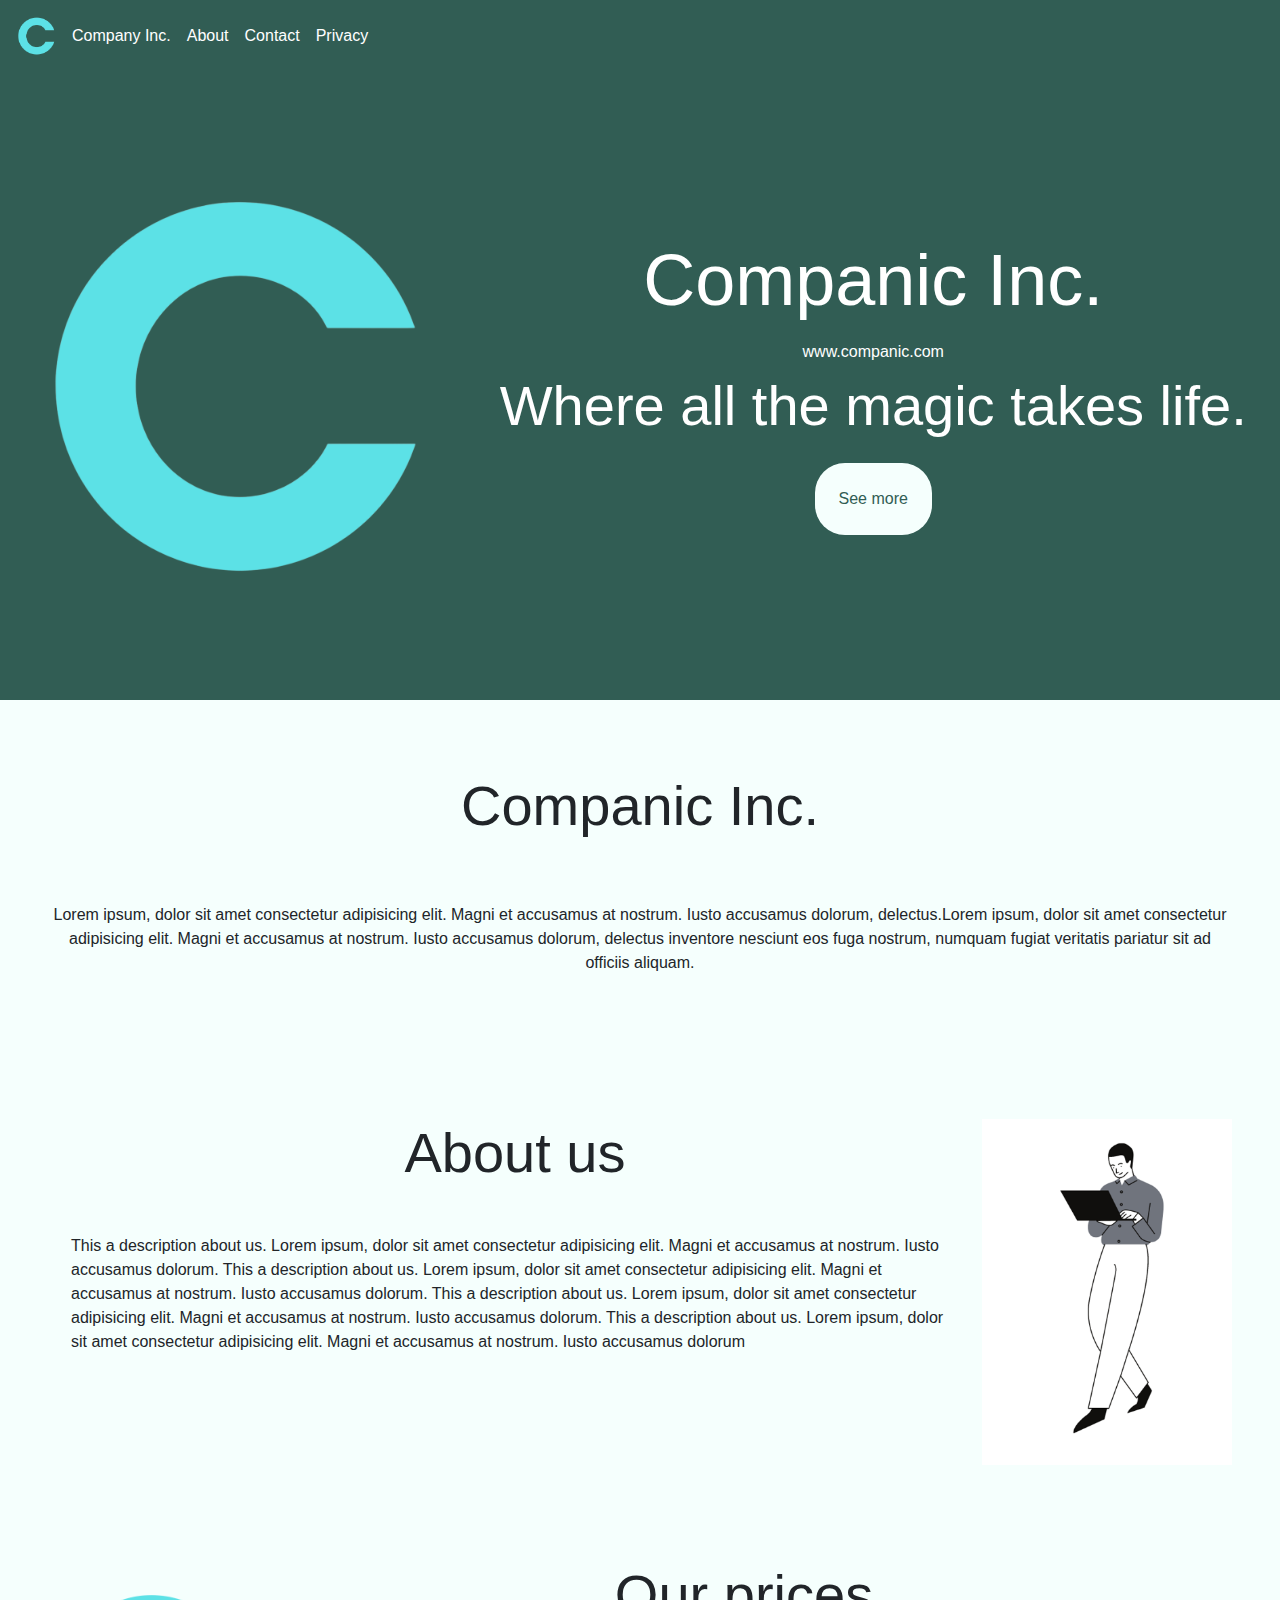
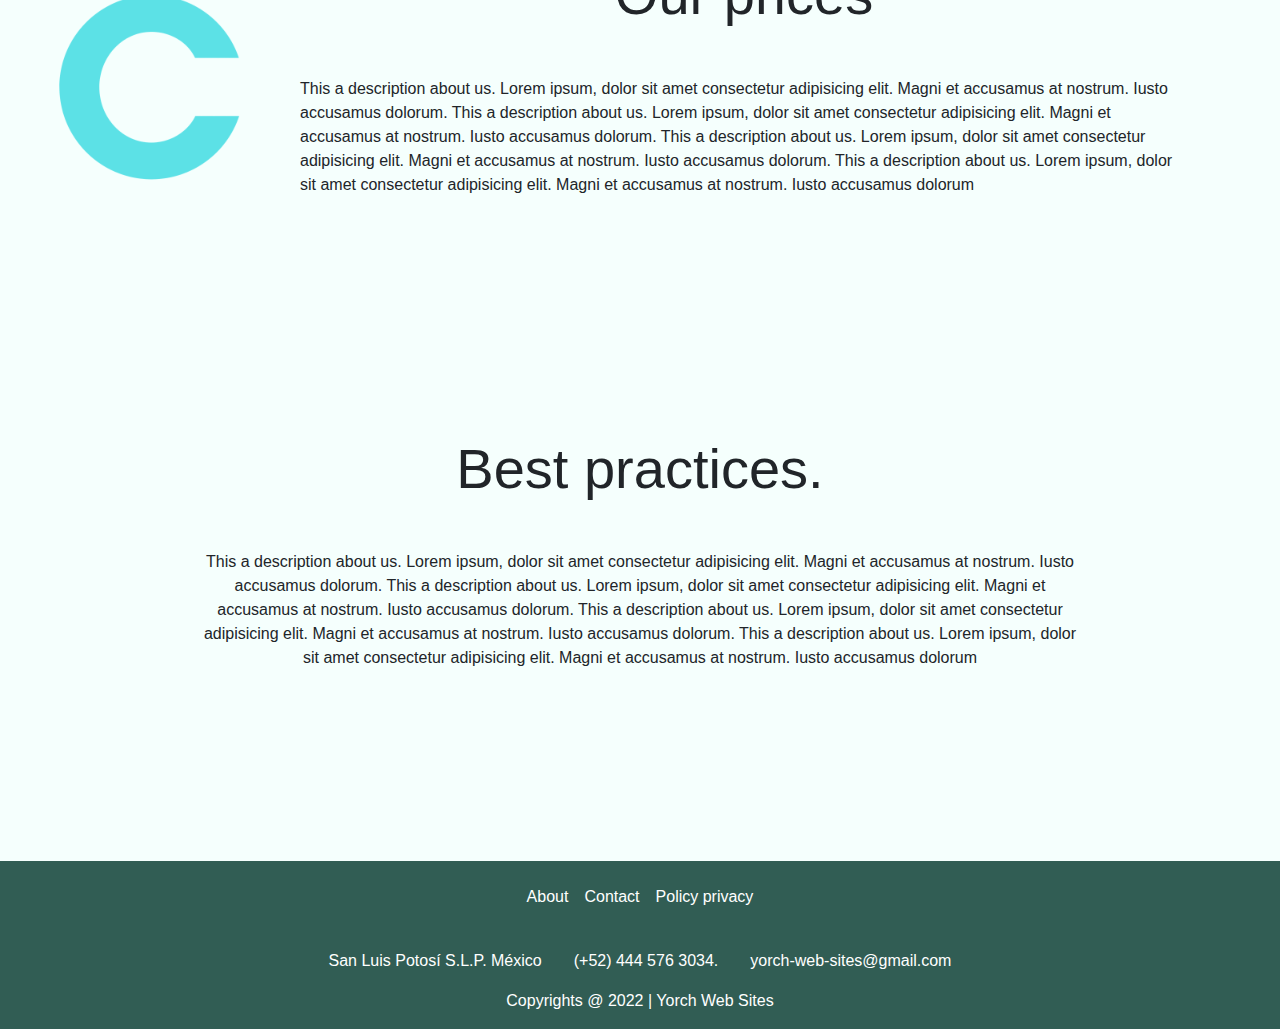
<file: index.html>
<!DOCTYPE html>
<html lang="en">

    <head>
        <meta charset="UTF-8">
        <meta http-equiv="X-UA-Compatible" content="IE=edge">
        <meta name="viewport" content="width=device-width, initial-scale=1.0">
        <link rel="stylesheet" href="style.css">
        <link rel="stylesheet" href="https://use.fontawesome.com/releases/v5.15.4/css/all.css" integrity="sha384-DyZ88mC6Up2uqS4h/KRgHuoeGwBcD4Ng9SiP4dIRy0EXTlnuz47vAwmeGwVChigm" crossorigin="anonymous">
        <link rel="stylesheet" href="https://cdn.jsdelivr.net/npm/bootstrap@4.0.0/dist/css/bootstrap.min.css" integrity="sha384-Gn5384xqQ1aoWXA+058RXPxPg6fy4IWvTNh0E263XmFcJlSAwiGgFAW/dAiS6JXm" crossorigin="anonymous">
        <title>Home | Company Inc.</title>
    </head>

    <body>

        <header class="d-flex flex-column headerIndex background_header_index">
            <nav class="d-flex flex-row justify-content-between pt-3 background_header_index nav_bar_menu">
                <ul class="d-flex flex-row">
                    <li class="d-flex pl-2 pr-2 background_header_index">
                        <img src="media/C.png"  class="mt-auto mb-auto ml-2 background_header_index" alt="Company Logo." width="40px" >
                    </li>
                    <li class="d-flex pl-2 pr-2 background_header_index ">
                        <a href="index.html" class="mt-auto mb-auto linkNavMenu">Company Inc.</a>
                    </li>
                    <li class="d-flex pl-2 pr-2 background_header_index">
                        <a href="pages/about.html" class="mt-auto mb-auto linkNavMenu">About</a>
                    </li>
                    <li class="d-flex pl-2 pr-2 background_header_index">
                        <a href="pages/contact.html" class="mt-auto mb-auto linkNavMenu">Contact</a>
                    </li>
                    <li class="d-flex pl-2 pr-2 background_header_index">
                        <a href="pages/privacy.html" class="mt-auto mb-auto linkNavMenu">Privacy</a>
                    </li>
                </ul>
                <ul class="d-flex flex-row background_header_index">
                    <li class="d-flex ml-2 mr-4 background_header_index">    
                        <a href="#" class="mt-auto mb-auto"><i class="fab fa-github icon background_header_index"></i></a>
                    </li>
                    <li class="d-flex ml-4 mr-4 background_header_index">
                        <a href="#" class="mt-auto mb-auto"><i class="fab fa-facebook icon background_header_index"></i></a>
                    </li>
                    <li class="d-flex ml-4 mr-4 background_header_index">
                        <a href="#" class="mt-auto mb-auto"><i class="fab fa-google icon background_header_index"></i></a>
                    </li>
                </ul>
            </nav>
            <div class="d-flex flex-row justify-content-around background_header_index h-100">
                <div class="background_header_index mt-auto mb-auto">
                    <img src="media/C.png" alt="Company logo" class="background_header_index" width="400px">
                </div>
                <div class="background_header_index mt-auto mb-auto d-flex flex-column">
                    <h2 class="background_header_index display-3 text-center mr-auto ml-auto">Companic Inc.</h2>
                    <p class="mr-auto ml-auto text-center background_header_index mt-2 mb-2">
                        www.companic.com
                    </p>
                    <p class="background_header_index text-center mr-auto ml-auto display-4">
                        Where all the magic takes life.
                    </p>
                    <div class="background_header_index mr-auto ml-auto">
                        <button id="seeMoreButton" class="p-4 mt-2">
                            See more
                        </button>
                    </div>
                </div>
            </div>
        </header>

        <section class="d-flex flex-column company_about"> <br>
            <h2 class="mt-5 mb-2 text-center display-4">Companic Inc.</h2>
            <p class="mt-2 mb-5 text-center p-5">
                Lorem ipsum, dolor sit amet consectetur adipisicing elit. Magni et accusamus at nostrum. 
                Iusto accusamus dolorum, delectus.Lorem ipsum, dolor sit amet consectetur adipisicing elit. Magni et accusamus at nostrum. 
                Iusto accusamus dolorum, delectus inventore nesciunt eos fuga nostrum, numquam fugiat 
                veritatis pariatur sit ad officiis aliquam.
            </p>
        </section>
    
        <section class="d-flex flex-row p-5">
            <div class="d-flex flex-column mr-5 w-75 mr-auto ml-auto">
                <h3 class="text-center mb-5 display-4">About us</h3>
                <p>
                    This a description about us. Lorem ipsum, dolor sit amet consectetur adipisicing elit. Magni et accusamus at nostrum. 
                    Iusto accusamus dolorum. This a description about us. Lorem ipsum, dolor sit amet consectetur adipisicing elit. Magni et accusamus at nostrum. 
                    Iusto accusamus dolorum.
                    This a description about us. Lorem ipsum, dolor sit amet consectetur adipisicing elit. Magni et accusamus at nostrum. 
                    Iusto accusamus dolorum. This a description about us. Lorem ipsum, dolor sit amet consectetur adipisicing elit. Magni et accusamus at nostrum. 
                    Iusto accusamus dolorum
                </p>
            </div>
            <div class="mt-auto mb-auto">
                <img src="media/man.PNG" alt="Company man" width="250px">
            </div>
        </section>

        <section class="d-flex flex-row p-5">
            <div class="mt-auto mb-auto mr-2">
                <img src="media/C.png" alt="Company man" width="200px">
            </div>
            <div class="d-flex flex-column mr-5 w-75 mr-auto ml-auto">
                <h3 class="text-center mb-5 display-4">Our prices</h3>
                <p>
                    This a description about us. Lorem ipsum, dolor sit amet consectetur adipisicing elit. Magni et accusamus at nostrum. 
                    Iusto accusamus dolorum. This a description about us. Lorem ipsum, dolor sit amet consectetur adipisicing elit. Magni et accusamus at nostrum. 
                    Iusto accusamus dolorum.
                    This a description about us. Lorem ipsum, dolor sit amet consectetur adipisicing elit. Magni et accusamus at nostrum. 
                    Iusto accusamus dolorum. This a description about us. Lorem ipsum, dolor sit amet consectetur adipisicing elit. Magni et accusamus at nostrum. 
                    Iusto accusamus dolorum
                </p>
            </div>
        </section>

        <section class="d-flex flex-row p-5" style="height: 600px;">
            <div class="d-flex flex-column mr-5 w-75 m-auto">
                <h3 class="text-center mb-5 display-4">Best practices.</h3>
                <p class="text-center">
                    This a description about us. Lorem ipsum, dolor sit amet consectetur adipisicing elit. Magni et accusamus at nostrum. 
                    Iusto accusamus dolorum. This a description about us. Lorem ipsum, dolor sit amet consectetur adipisicing elit. Magni et accusamus at nostrum. 
                    Iusto accusamus dolorum.
                    This a description about us. Lorem ipsum, dolor sit amet consectetur adipisicing elit. Magni et accusamus at nostrum. 
                    Iusto accusamus dolorum. This a description about us. Lorem ipsum, dolor sit amet consectetur adipisicing elit. Magni et accusamus at nostrum. 
                    Iusto accusamus dolorum
                </p>
            </div>
        </section>

        <footer class="d-flex flex-column background_header_index">
            <div class="mt-4 mb-2 background_header_index">
                <ul class="d-flex flex-row justify-content-center background_header_index">
                    <li class="d-flex ml-2 mr-2">
                        <a href="pages/about.html" class="mt-auto mb-auto linkNavMenu background_header_index">About</a>
                    </li>
                    <li class="d-flex ml-2 mr-2">
                        <a href="pages/contact.html" class="mt-auto mb-auto linkNavMenu background_header_index">Contact</a>
                    </li>
                    <li class="d-flex ml-2 mr-2">
                        <a href="pages/privacy.html" class="mt-auto mb-auto linkNavMenu background_header_index">Policy privacy</a>
                    </li>
                </ul>
            </div>
            <div class="d-flex flex-row justify-content-center background_header_index">
                <p class="m-3 background_header_index">
                    San Luis Potosí S.L.P. México
                </p>
                <p class="m-3 background_header_index">
                    (+52) 444 576 3034.
                </p>
                <p class="m-3 background_header_index">
                    yorch-web-sites@gmail.com
                </p>
            </div>
            <div class="d-flex justify-content-center background_header_index">
                <p class="background_header_index">
                    Copyrights @ 2022 | Yorch Web Sites
                </p>
            </div>
        </footer>

        <script src="main.js"></script>
    </body>
</html>
</file>
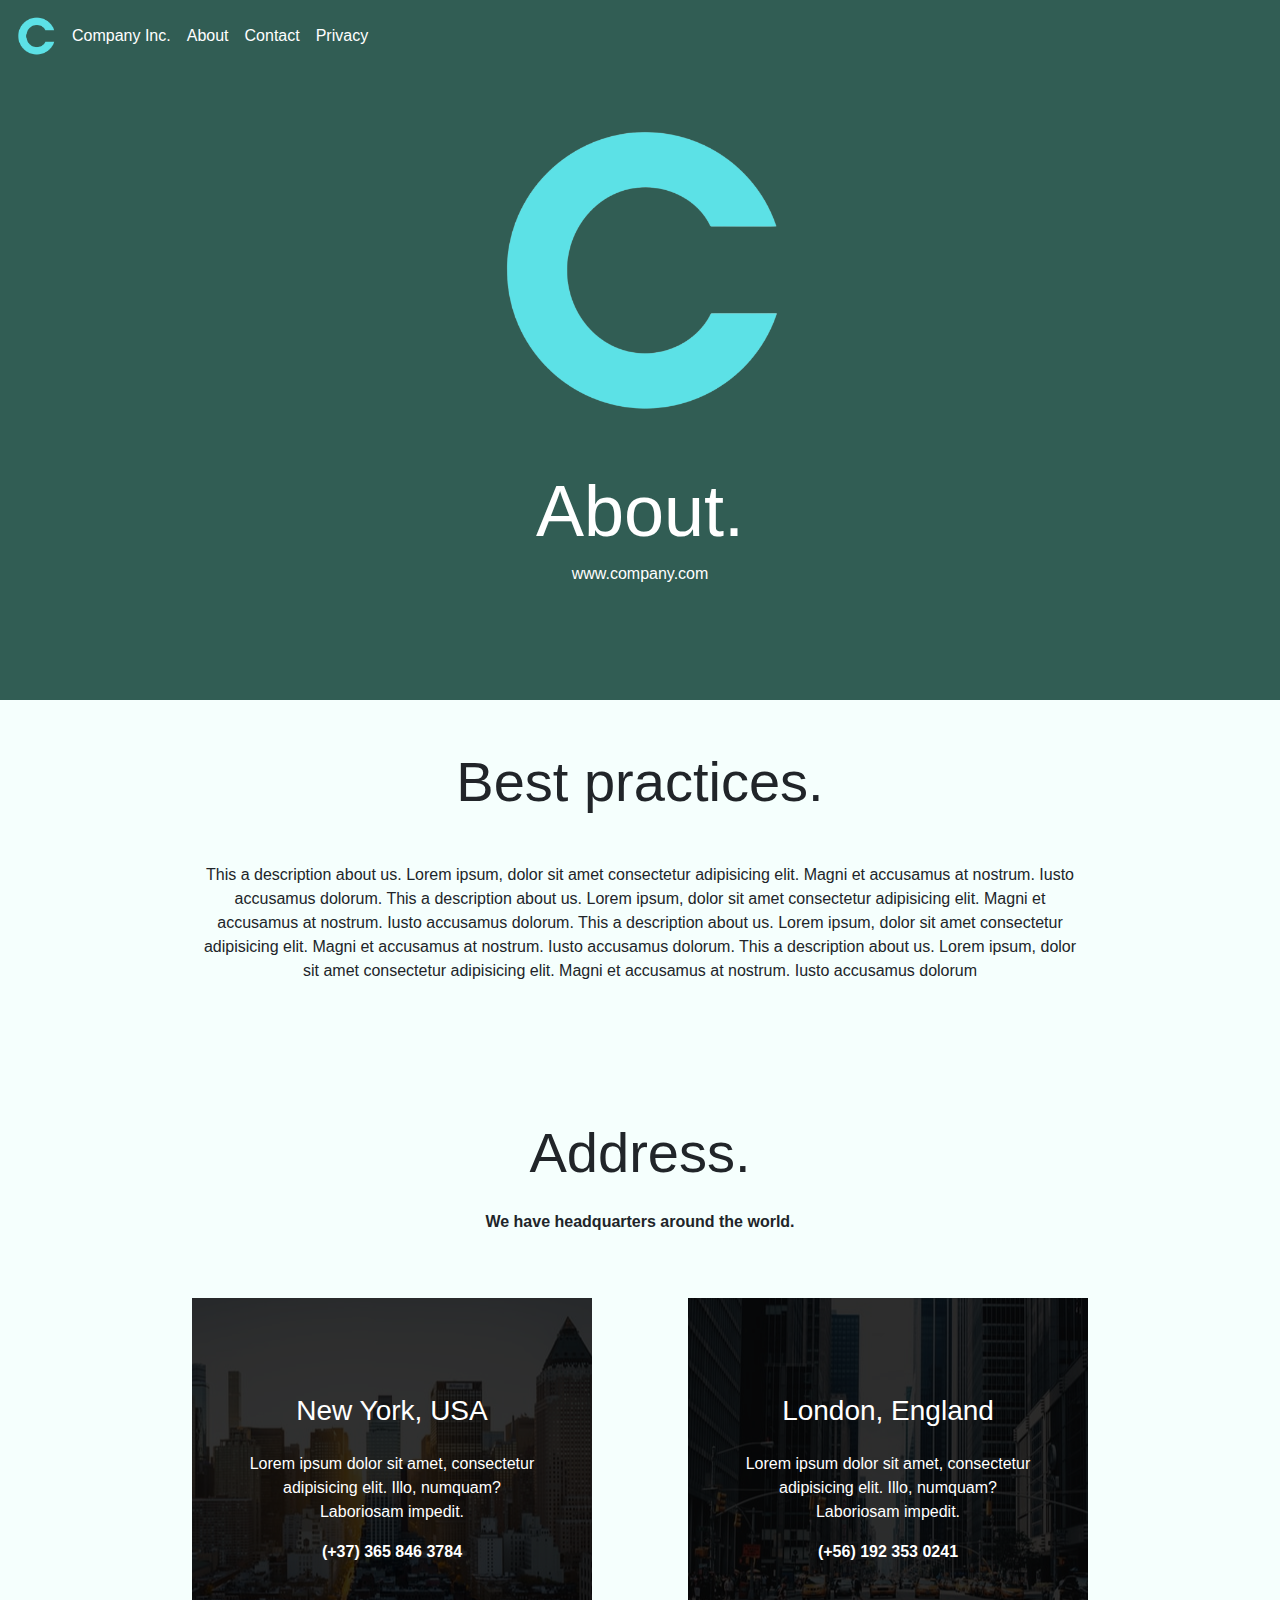
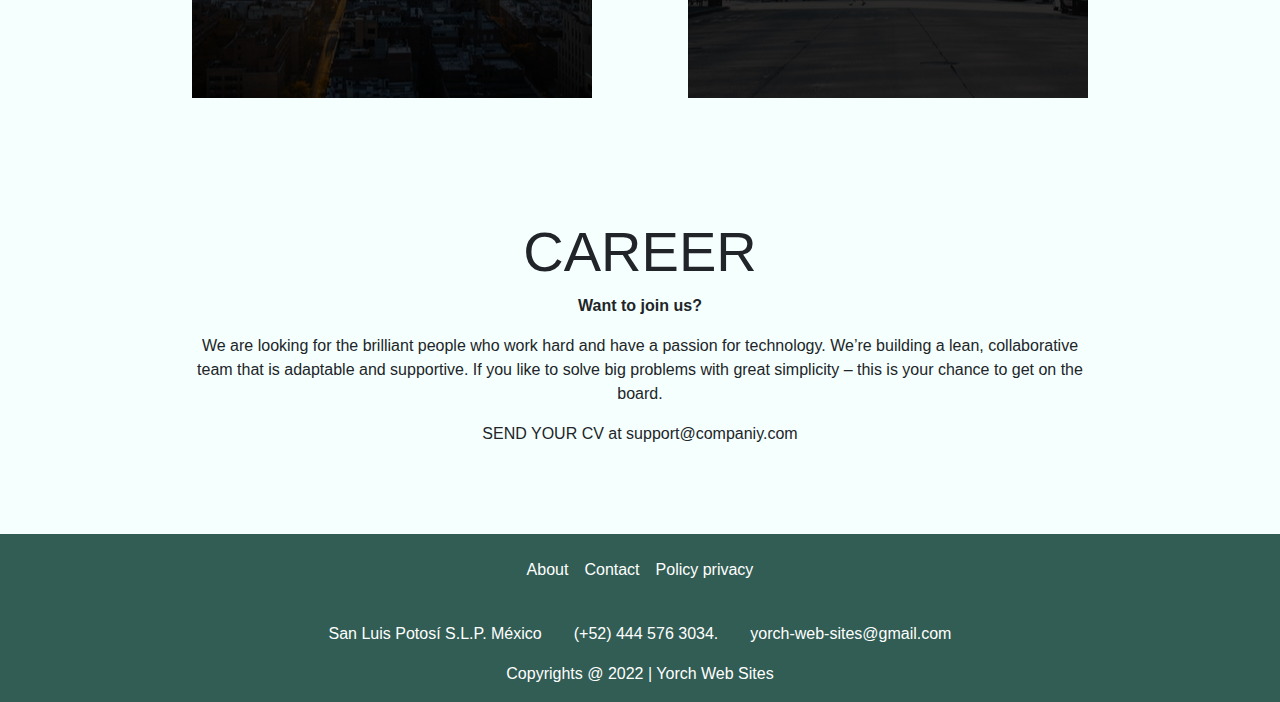
<file: pages/about.html>
<!DOCTYPE html>
<html lang="en">

    <head>
        <meta charset="UTF-8">
        <meta http-equiv="X-UA-Compatible" content="IE=edge">
        <meta name="viewport" content="width=device-width, initial-scale=1.0">
        <link rel="stylesheet" href="../style.css">
        <link rel="stylesheet" href="https://use.fontawesome.com/releases/v5.15.4/css/all.css" integrity="sha384-DyZ88mC6Up2uqS4h/KRgHuoeGwBcD4Ng9SiP4dIRy0EXTlnuz47vAwmeGwVChigm" crossorigin="anonymous">
        <link rel="stylesheet" href="https://cdn.jsdelivr.net/npm/bootstrap@4.0.0/dist/css/bootstrap.min.css" integrity="sha384-Gn5384xqQ1aoWXA+058RXPxPg6fy4IWvTNh0E263XmFcJlSAwiGgFAW/dAiS6JXm" crossorigin="anonymous">
        <title>About | Company Inc.</title>
    </head>

    <body>
        
        <header class="d-flex flex-column headerIndex background_header_index">
            <nav class="d-flex flex-row justify-content-between pt-3 background_header_index nav_bar_menu">
                <ul class="d-flex flex-row">
                    <li class="d-flex pl-2 pr-2 background_header_index">
                        <img src="../media/C.png"  class="mt-auto mb-auto ml-2 background_header_index" alt="Company Logo." width="40px" >
                    </li>
                    <li class="d-flex pl-2 pr-2 background_header_index ">
                        <a href="../index.html" class="mt-auto mb-auto linkNavMenu">Company Inc.</a>
                    </li>
                    <li class="d-flex pl-2 pr-2 background_header_index">
                        <a href="./about.html" class="mt-auto mb-auto linkNavMenu">About</a>
                    </li>
                    <li class="d-flex pl-2 pr-2 background_header_index">
                        <a href="./contact.html" class="mt-auto mb-auto linkNavMenu">Contact</a>
                    </li>
                    <li class="d-flex pl-2 pr-2 background_header_index">
                        <a href="./privacy.html" class="mt-auto mb-auto linkNavMenu">Privacy</a>
                    </li>
                </ul>
                <ul class="d-flex flex-row background_header_index">
                    <li class="d-flex ml-2 mr-4 background_header_index">    
                        <a href="#" class="mt-auto mb-auto"><i class="fab fa-github icon background_header_index"></i></a>
                    </li>
                    <li class="d-flex ml-4 mr-4 background_header_index">
                        <a href="#" class="mt-auto mb-auto"><i class="fab fa-facebook icon background_header_index"></i></a>
                    </li>
                    <li class="d-flex ml-4 mr-4 background_header_index">
                        <a href="#" class="mt-auto mb-auto"><i class="fab fa-google icon background_header_index"></i></a>
                    </li>
                </ul>
            </nav>
            <div class="d-flex flex-column background_header_index h-100">
                <div class="background_header_index mr-auto ml-auto">
                    <img src="../media/C.png" alt="Company logo" class="background_header_index mt-5" width="300px">
                </div>
                <h2 class="background_header_index display-3 mr-auto ml-auto mt-5">
                    About.
                </h2>
                <p class="background_header_index mr-auto ml-auto">
                    www.company.com
                </p>
            </div>
        </header>

        <section class="d-flex flex-row p-5"> 
            <br>
            <div class="d-flex flex-column mr-5 w-75 m-auto">
                <h3 class="text-center mb-5 display-4">Best practices.</h3>
                <p class="text-center">
                    This a description about us. Lorem ipsum, dolor sit amet consectetur adipisicing elit. Magni et accusamus at nostrum. 
                    Iusto accusamus dolorum. This a description about us. Lorem ipsum, dolor sit amet consectetur adipisicing elit. Magni et accusamus at nostrum. 
                    Iusto accusamus dolorum.
                    This a description about us. Lorem ipsum, dolor sit amet consectetur adipisicing elit. Magni et accusamus at nostrum. 
                    Iusto accusamus dolorum. This a description about us. Lorem ipsum, dolor sit amet consectetur adipisicing elit. Magni et accusamus at nostrum. 
                    Iusto accusamus dolorum
                </p>
            </div> 
            <br>
        </section>

        <section class="d-flex flex-column pl-5 pr-5">
            <br>
            <p class="display-4 text-center mt-5 mt-2">
                Address.
            </p>
            <p class="text-center font-weight-bold mt-2 mt-2">
                We have headquarters around the world.
            </p>
            <div class="d-flex flex-row justify-content-center mt-5 mb-5">
                <div class="image_back_1 d-flex flex-column p-5 mr-5">
                    <p class="h3 ml-auto mr-auto mt-5 mb-4">New York, USA</p>
                    <p class="text-center">
                        Lorem ipsum dolor sit amet, consectetur adipisicing elit. Illo, numquam? Laboriosam impedit.
                    </p>
                    <p class="text-center">
                        <b>(+37) 365 846 3784</b>
                    </p>
                </div>
                <div class="image_back_2  d-flex flex-column p-5 ml-5">
                    <p class="h3 ml-auto mr-auto mt-5 mb-4">London, England</p>
                    <p class="text-center">
                        Lorem ipsum dolor sit amet, consectetur adipisicing elit. Illo, numquam? Laboriosam impedit.
                    </p>
                    <p class="text-center">
                        <b>(+56) 192 353 0241</b>
                    </p>
                </div>
            </div>
            <br>
        </section>

        <section class="d-flex flex-column p-5">
            <h3 class="display-4 mr-auto ml-auto">
                CAREER
            </h3>
            <p class="mr-auto ml-auto font-weight-bold">
                Want to join us?
            </p>
            <p class="mr-auto ml-auto text-center w-75">
                We are looking for the brilliant people who work hard and have a passion for technology. 
                We’re building a lean, collaborative team that is adaptable and supportive. If you like 
                to solve big problems with great simplicity – this is your chance to get on the board.
            </p>
            <p class="mr-auto ml-auto">
                SEND YOUR CV at support@companiy.com
            </p>
            <br>
        </section>


        <footer class="d-flex flex-column background_header_index">
            <div class="mt-4 mb-2 background_header_index">
                <ul class="d-flex flex-row justify-content-center background_header_index">
                    <li class="d-flex ml-2 mr-2">
                        <a href="./about.html" class="mt-auto mb-auto linkNavMenu background_header_index">About</a>
                    </li>
                    <li class="d-flex ml-2 mr-2">
                        <a href="./contact.html" class="mt-auto mb-auto linkNavMenu background_header_index">Contact</a>
                    </li>
                    <li class="d-flex ml-2 mr-2">
                        <a href="./privacy.html" class="mt-auto mb-auto linkNavMenu background_header_index">Policy privacy</a>
                    </li>
                </ul>
            </div>
            <div class="d-flex flex-row justify-content-center background_header_index">
                <p class="m-3 background_header_index">
                    San Luis Potosí S.L.P. México
                </p>
                <p class="m-3 background_header_index">
                    (+52) 444 576 3034.
                </p>
                <p class="m-3 background_header_index">
                    yorch-web-sites@gmail.com
                </p>
            </div>
            <div class="d-flex justify-content-center background_header_index">
                <p class="background_header_index">
                    Copyrights @ 2022 | Yorch Web Sites
                </p>
            </div>
        </footer>

        <script src="../javascript/about.js"></script>
    </body>
</html>
</file>
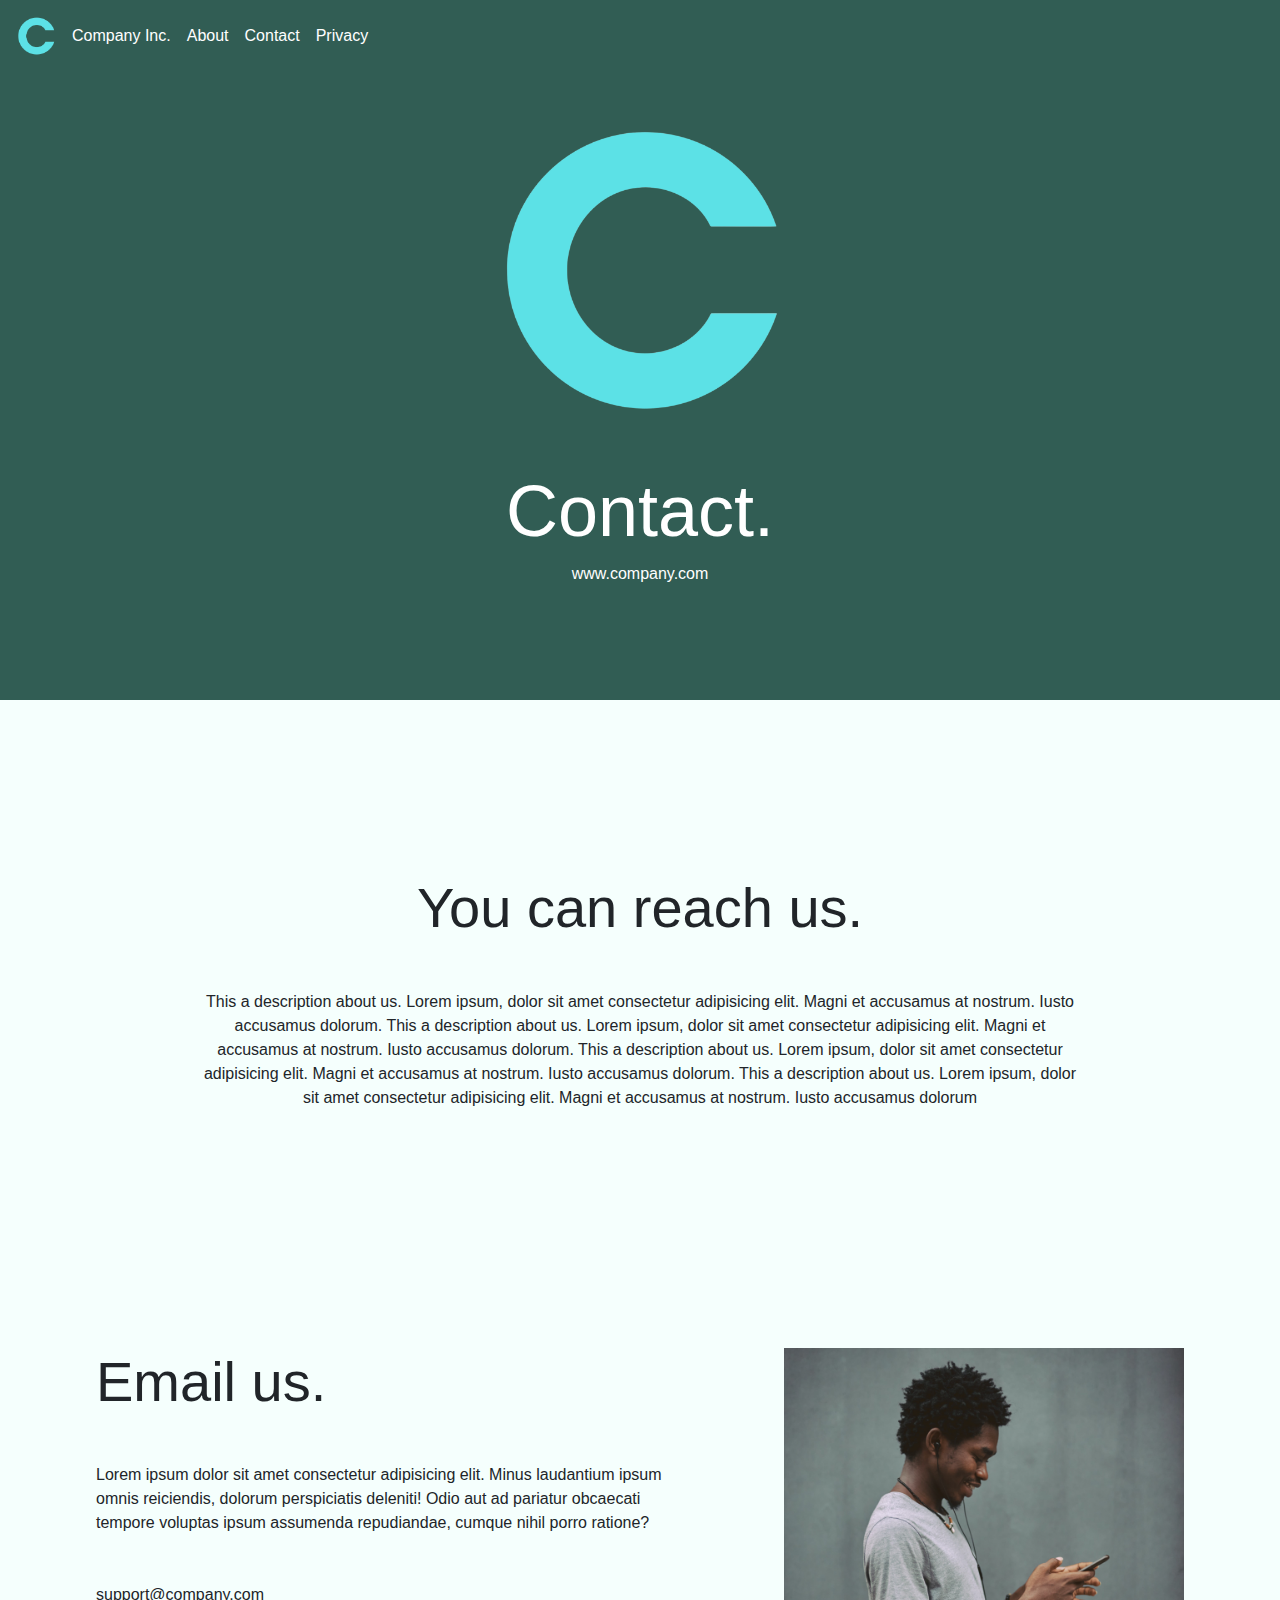
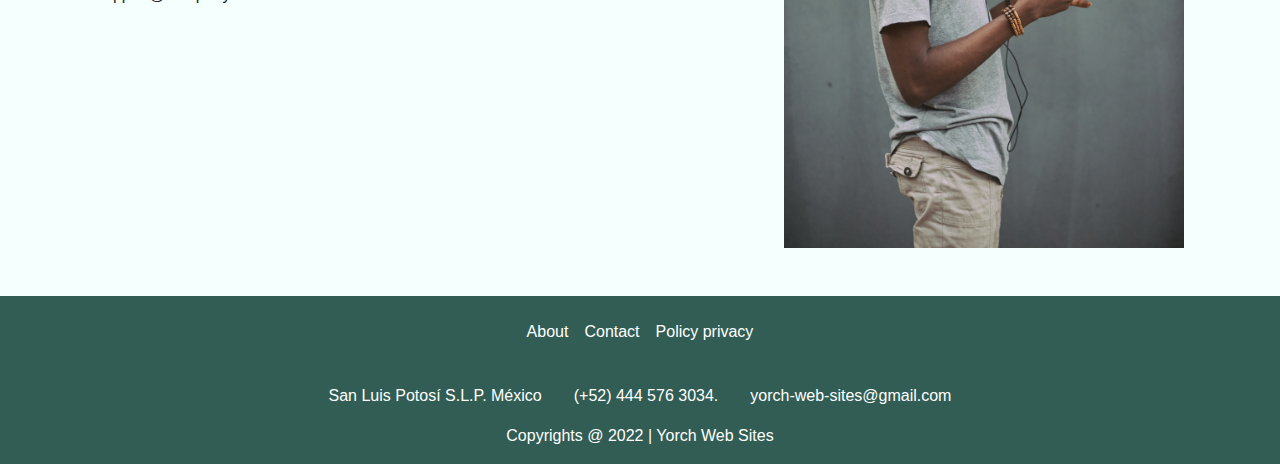
<file: pages/contact.html>
<!DOCTYPE html>
<html lang="en">

    <head>
        <meta charset="UTF-8">
        <meta http-equiv="X-UA-Compatible" content="IE=edge">
        <meta name="viewport" content="width=device-width, initial-scale=1.0">
        <link rel="stylesheet" href="../style.css">
        <link rel="stylesheet" href="https://use.fontawesome.com/releases/v5.15.4/css/all.css" integrity="sha384-DyZ88mC6Up2uqS4h/KRgHuoeGwBcD4Ng9SiP4dIRy0EXTlnuz47vAwmeGwVChigm" crossorigin="anonymous">
        <link rel="stylesheet" href="https://cdn.jsdelivr.net/npm/bootstrap@4.0.0/dist/css/bootstrap.min.css" integrity="sha384-Gn5384xqQ1aoWXA+058RXPxPg6fy4IWvTNh0E263XmFcJlSAwiGgFAW/dAiS6JXm" crossorigin="anonymous">
        <title>Contact | Company Inc.</title>
    </head>

    <body>
        
        <header class="d-flex flex-column headerIndex background_header_index">
            <nav class="d-flex flex-row justify-content-between pt-3 background_header_index nav_bar_menu">
                <ul class="d-flex flex-row">
                    <li class="d-flex pl-2 pr-2 background_header_index">
                        <img src="../media/C.png"  class="mt-auto mb-auto ml-2 background_header_index" alt="Company Logo." width="40px" >
                    </li>
                    <li class="d-flex pl-2 pr-2 background_header_index ">
                        <a href="../index.html" class="mt-auto mb-auto linkNavMenu">Company Inc.</a>
                    </li>
                    <li class="d-flex pl-2 pr-2 background_header_index">
                        <a href="./about.html" class="mt-auto mb-auto linkNavMenu">About</a>
                    </li>
                    <li class="d-flex pl-2 pr-2 background_header_index">
                        <a href="./contact.html" class="mt-auto mb-auto linkNavMenu">Contact</a>
                    </li>
                    <li class="d-flex pl-2 pr-2 background_header_index">
                        <a href="./privacy.html" class="mt-auto mb-auto linkNavMenu">Privacy</a>
                    </li>
                </ul>
                <ul class="d-flex flex-row background_header_index">
                    <li class="d-flex ml-2 mr-4 background_header_index">    
                        <a href="#" class="mt-auto mb-auto"><i class="fab fa-github icon background_header_index"></i></a>
                    </li>
                    <li class="d-flex ml-4 mr-4 background_header_index">
                        <a href="#" class="mt-auto mb-auto"><i class="fab fa-facebook icon background_header_index"></i></a>
                    </li>
                    <li class="d-flex ml-4 mr-4 background_header_index">
                        <a href="#" class="mt-auto mb-auto"><i class="fab fa-google icon background_header_index"></i></a>
                    </li>
                </ul>
            </nav>
            <div class="d-flex flex-column background_header_index h-100">
                <div class="background_header_index mr-auto ml-auto">
                    <img src="../media/C.png" alt="Company logo" class="background_header_index mt-5" width="300px">
                </div>
                <h2 class="background_header_index display-3 mr-auto ml-auto mt-5">
                    Contact.
                </h2>
                <p class="background_header_index mr-auto ml-auto">
                    www.company.com
                </p>
            </div>
        </header>

        <section class="d-flex flex-row p-5" style="height: 600px;"> 
            <br>
            <div class="d-flex flex-column mr-5 w-75 m-auto">
                <h3 class="text-center mb-5 display-4">You can reach us.</h3>
                <p class="text-center">
                    This a description about us. Lorem ipsum, dolor sit amet consectetur adipisicing elit. Magni et accusamus at nostrum. 
                    Iusto accusamus dolorum. This a description about us. Lorem ipsum, dolor sit amet consectetur adipisicing elit. Magni et accusamus at nostrum. 
                    Iusto accusamus dolorum.
                    This a description about us. Lorem ipsum, dolor sit amet consectetur adipisicing elit. Magni et accusamus at nostrum. 
                    Iusto accusamus dolorum. This a description about us. Lorem ipsum, dolor sit amet consectetur adipisicing elit. Magni et accusamus at nostrum. 
                    Iusto accusamus dolorum
                </p>
            </div> 
            <br>
        </section>

        <section class="p-5 d-flex flex-row justify-content-center">
            <div class="mr-5 w-50">
                <h4 class="display-4 mb-5">Email us.</h4>
                <p class="mb-5">
                    Lorem ipsum dolor sit amet consectetur adipisicing elit. 
                    Minus laudantium ipsum omnis reiciendis, 
                    dolorum perspiciatis deleniti! Odio aut ad pariatur obcaecati tempore 
                    voluptas ipsum assumenda repudiandae, cumque nihil porro ratione?
                </p>
                <p class="mt-5">
                    support@company.com
                </p>
            </div>
            <div class="ml-5">
                <img src="../media/contact-2.jpg" alt="Company people" width="400px">
            </div>
        </section>


        <footer class="d-flex flex-column background_header_index">
            <div class="mt-4 mb-2 background_header_index">
                <ul class="d-flex flex-row justify-content-center background_header_index">
                    <li class="d-flex ml-2 mr-2">
                        <a href="./about.html" class="mt-auto mb-auto linkNavMenu background_header_index">About</a>
                    </li>
                    <li class="d-flex ml-2 mr-2">
                        <a href="./contact.html" class="mt-auto mb-auto linkNavMenu background_header_index">Contact</a>
                    </li>
                    <li class="d-flex ml-2 mr-2">
                        <a href="./privacy.html" class="mt-auto mb-auto linkNavMenu background_header_index">Policy privacy</a>
                    </li>
                </ul>
            </div>
            <div class="d-flex flex-row justify-content-center background_header_index">
                <p class="m-3 background_header_index">
                    San Luis Potosí S.L.P. México
                </p>
                <p class="m-3 background_header_index">
                    (+52) 444 576 3034.
                </p>
                <p class="m-3 background_header_index">
                    yorch-web-sites@gmail.com
                </p>
            </div>
            <div class="d-flex justify-content-center background_header_index">
                <p class="background_header_index">
                    Copyrights @ 2022 | Yorch Web Sites
                </p>
            </div>
        </footer>

        <script src="../javascript/contact.js"></script>
    </body>
</html>
</file>
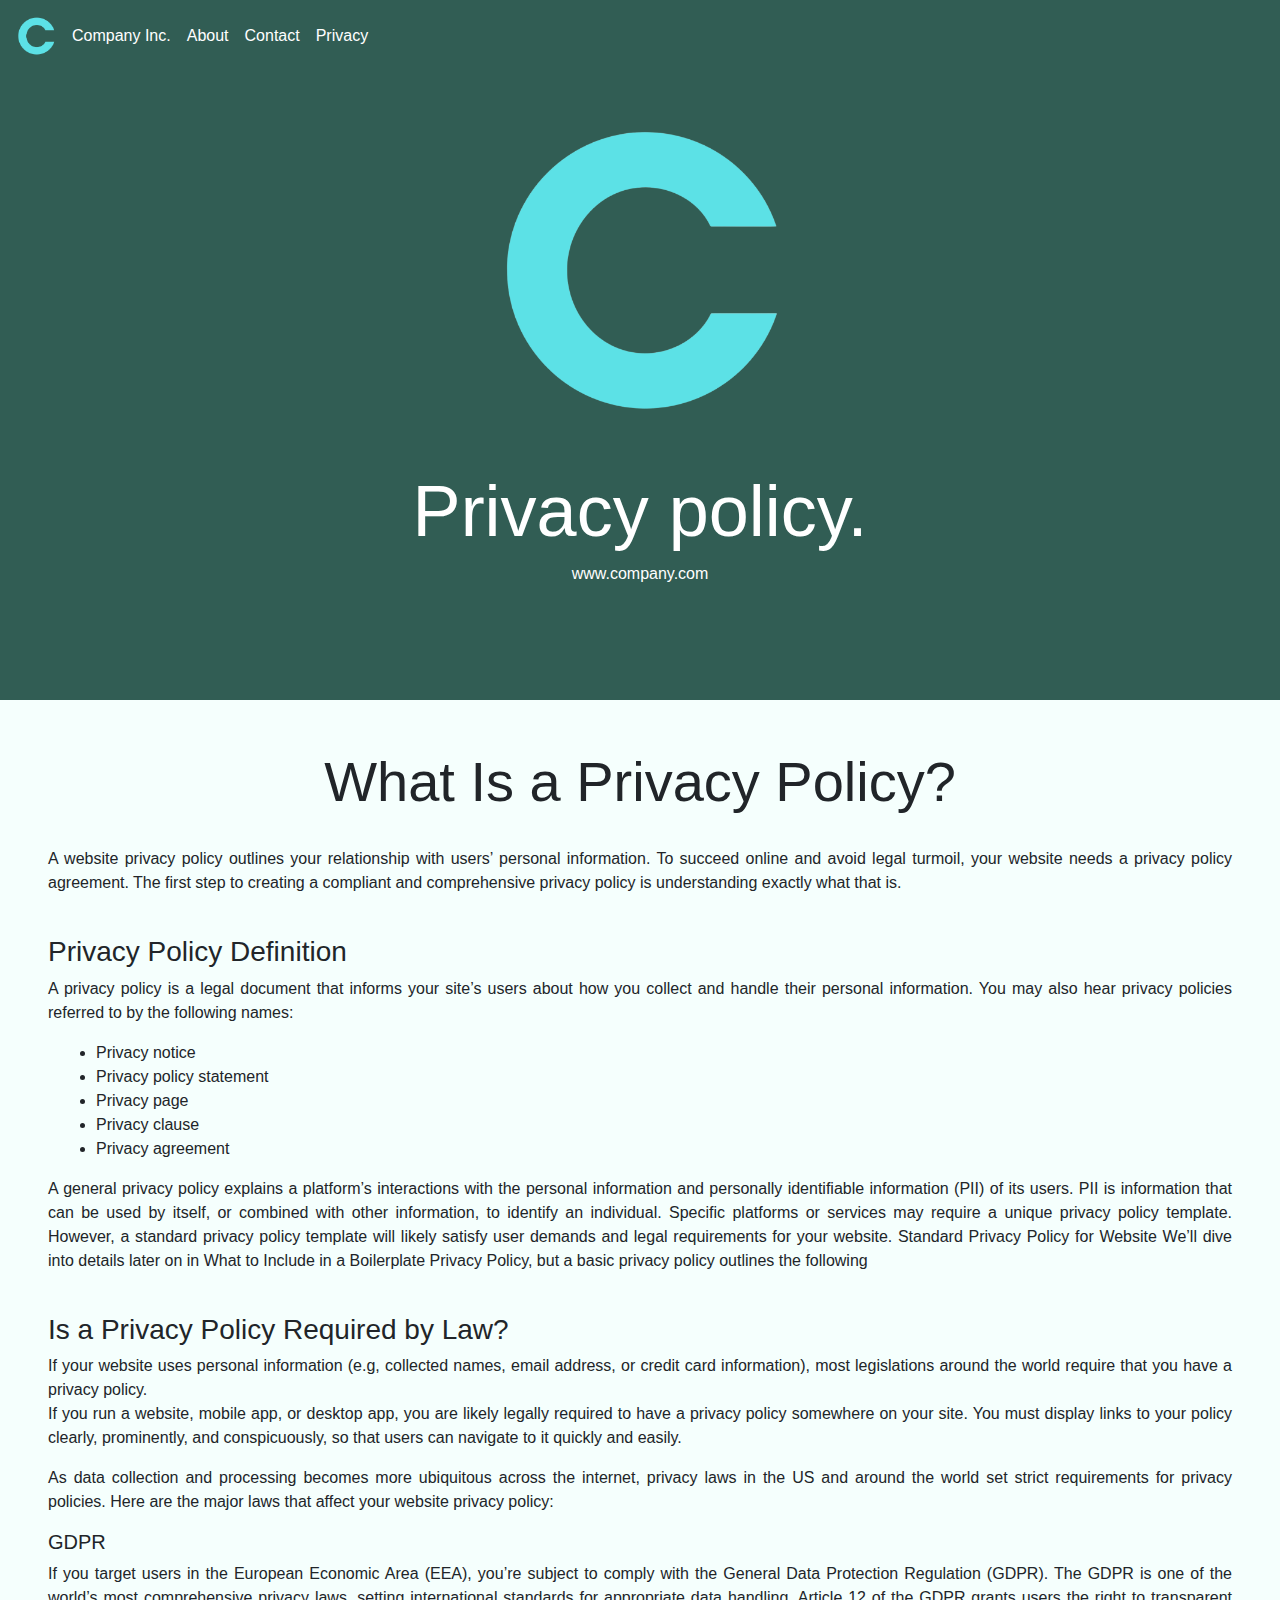
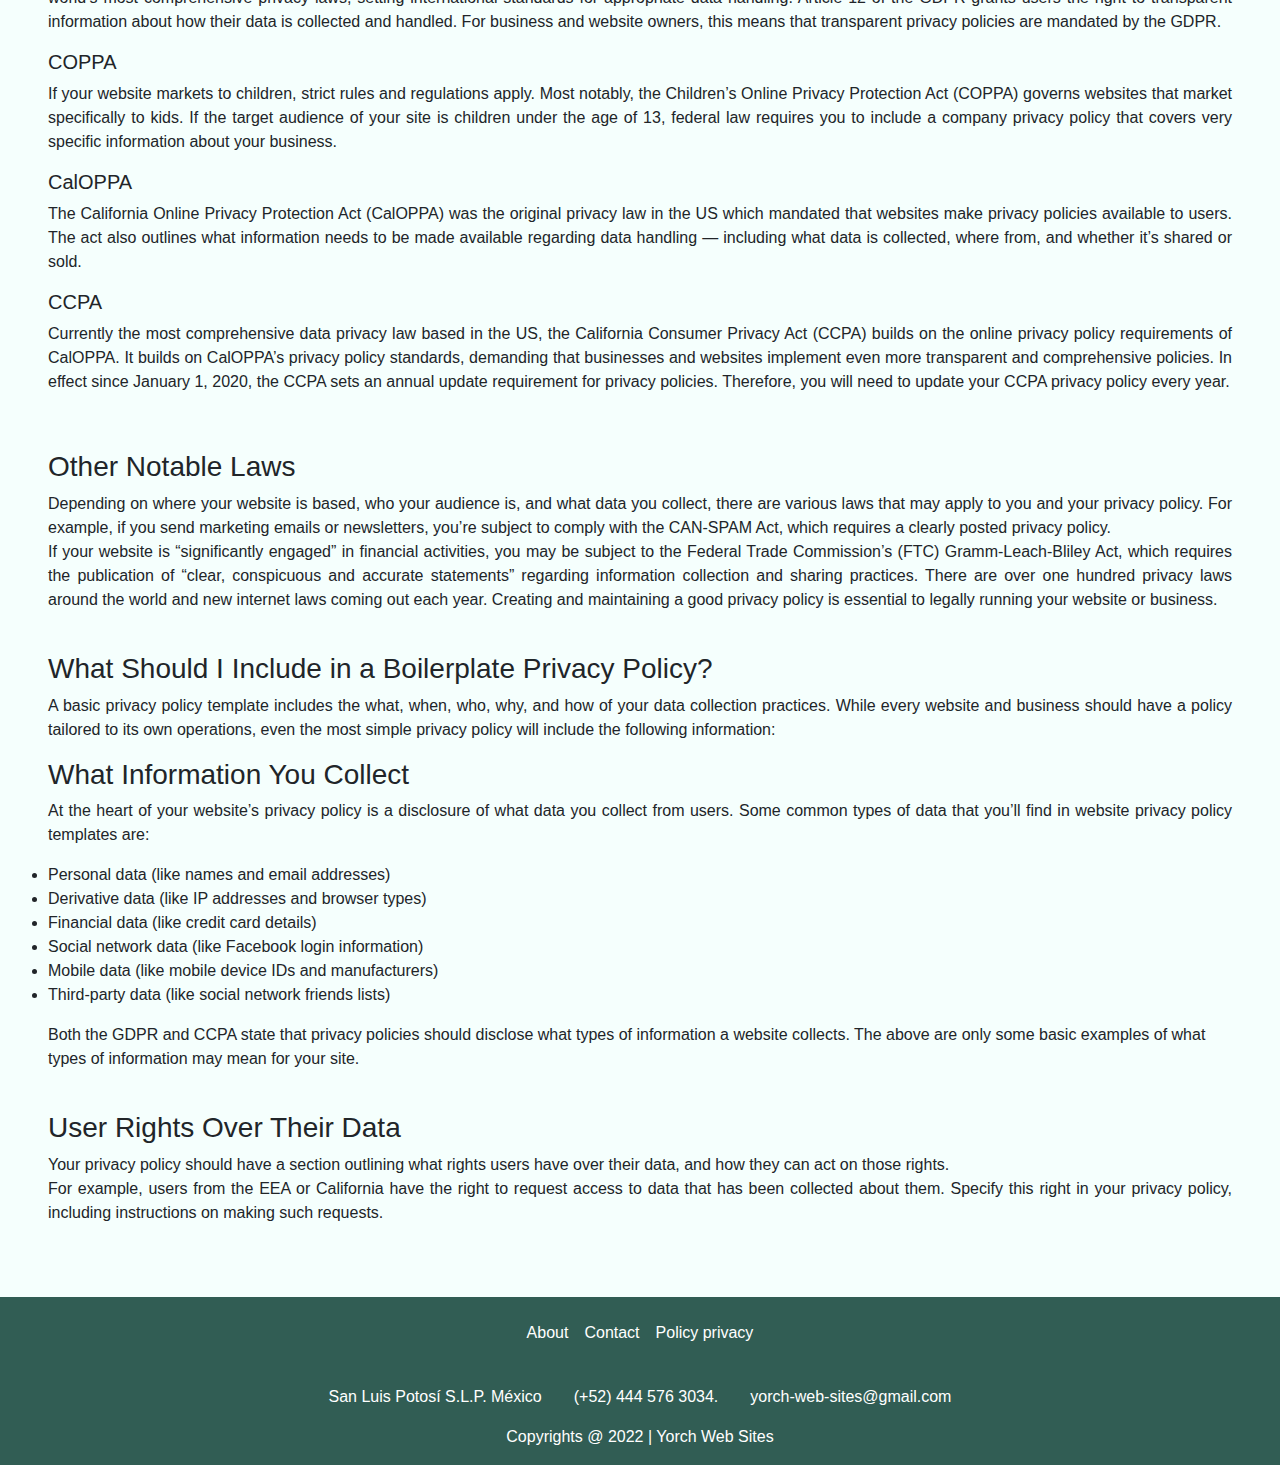
<file: pages/privacy.html>
<!DOCTYPE html>
<html lang="en">

    <head>
        <meta charset="UTF-8">
        <meta http-equiv="X-UA-Compatible" content="IE=edge">
        <meta name="viewport" content="width=device-width, initial-scale=1.0">
        <link rel="stylesheet" href="../style.css">
        <link rel="stylesheet" href="https://use.fontawesome.com/releases/v5.15.4/css/all.css" integrity="sha384-DyZ88mC6Up2uqS4h/KRgHuoeGwBcD4Ng9SiP4dIRy0EXTlnuz47vAwmeGwVChigm" crossorigin="anonymous">
        <link rel="stylesheet" href="https://cdn.jsdelivr.net/npm/bootstrap@4.0.0/dist/css/bootstrap.min.css" integrity="sha384-Gn5384xqQ1aoWXA+058RXPxPg6fy4IWvTNh0E263XmFcJlSAwiGgFAW/dAiS6JXm" crossorigin="anonymous">
        <title>Contact | Company Inc.</title>
    </head>

    <body>
        
        <header class="d-flex flex-column headerIndex background_header_index">
            <nav class="d-flex flex-row justify-content-between pt-3 background_header_index nav_bar_menu">
                <ul class="d-flex flex-row">
                    <li class="d-flex pl-2 pr-2 background_header_index">
                        <img src="../media/C.png"  class="mt-auto mb-auto ml-2 background_header_index" alt="Company Logo." width="40px" >
                    </li>
                    <li class="d-flex pl-2 pr-2 background_header_index ">
                        <a href="../index.html" class="mt-auto mb-auto linkNavMenu">Company Inc.</a>
                    </li>
                    <li class="d-flex pl-2 pr-2 background_header_index">
                        <a href="./about.html" class="mt-auto mb-auto linkNavMenu">About</a>
                    </li>
                    <li class="d-flex pl-2 pr-2 background_header_index">
                        <a href="./contact.html" class="mt-auto mb-auto linkNavMenu">Contact</a>
                    </li>
                    <li class="d-flex pl-2 pr-2 background_header_index">
                        <a href="./privacy.html" class="mt-auto mb-auto linkNavMenu">Privacy</a>
                    </li>
                </ul>
                <ul class="d-flex flex-row background_header_index">
                    <li class="d-flex ml-2 mr-4 background_header_index">    
                        <a href="#" class="mt-auto mb-auto"><i class="fab fa-github icon background_header_index"></i></a>
                    </li>
                    <li class="d-flex ml-4 mr-4 background_header_index">
                        <a href="#" class="mt-auto mb-auto"><i class="fab fa-facebook icon background_header_index"></i></a>
                    </li>
                    <li class="d-flex ml-4 mr-4 background_header_index">
                        <a href="#" class="mt-auto mb-auto"><i class="fab fa-google icon background_header_index"></i></a>
                    </li>
                </ul>
            </nav>
            <div class="d-flex flex-column background_header_index h-100">
                <div class="background_header_index mr-auto ml-auto">
                    <img src="../media/C.png" alt="Company logo" class="background_header_index mt-5" width="300px">
                </div>
                <h2 class="background_header_index display-3 mr-auto ml-auto mt-5">
                    Privacy policy.
                </h2>
                <p class="background_header_index mr-auto ml-auto">
                    www.company.com
                </p>
            </div>
        </header>

        <section class="d-flex flex-column pr-5 pl-5">
            <h3 class="display-4 mt-5 mb-2 text-center">
                What Is a Privacy Policy?
            </h3> <br>
            <p class="text-justify">
                A website privacy policy outlines your relationship with users’ personal information. 
                To succeed online and avoid legal turmoil, your website needs a privacy policy agreement.
                The first step to creating a compliant and comprehensive privacy policy is understanding exactly what that is.
            </p> <br>
            <h3>
                Privacy Policy Definition
            </h3>
            <p class="text-justify">
                A privacy policy is a legal document that informs your site’s users 
                about how you collect and handle their personal information. 
                You may also hear privacy policies referred to by the following names:
            </p>
            <ul class="ml-5">
                <li>
                    Privacy notice
                </li>
                <li>
                    Privacy policy statement
                </li>
                <li>
                    Privacy page
                </li>
                <li>
                    Privacy clause
                </li>
                <li>
                    Privacy agreement
                </li>
            </ul>

            <p class="text-justify">
                A general privacy policy explains a platform’s 
                interactions with the personal information and personally 
                identifiable information (PII) of its users. PII is information that can be 
                used by itself, or combined with other information, to identify an individual.
                Specific platforms or services may require a unique privacy policy template. 
                However, a standard privacy policy template will likely satisfy 
                user demands and legal requirements for your website.
                Standard Privacy Policy for Website
                We’ll dive into details later on in What to Include in a Boilerplate 
                Privacy Policy, but a basic privacy policy outlines the following
            </p> <br>

            <h3>
                Is a Privacy Policy Required by Law?
            </h3>
            <p class="text-justify">
                If your website uses personal information (e.g, collected names, email address, or credit card information), 
                most legislations around the world require that you have a privacy policy. <br>
                If you run a website, mobile app, or desktop app, you are likely legally 
                required to have a privacy policy somewhere on your site. You must display 
                links to your policy clearly, prominently, and conspicuously, so that users can navigate to it quickly and easily.
            </p>
            <p class="text-justify"> 
                As data collection and processing becomes more ubiquitous across the internet, 
                privacy laws in the US and around the world set strict requirements for privacy policies. 
                Here are the major laws that affect your website privacy policy:

                <h5>GDPR</h5>
                <p class="text-justify">
                    If you target users in the European Economic Area (EEA), you’re subject 
                    to comply with the General Data Protection Regulation (GDPR).
                    The GDPR is one of the world’s most comprehensive privacy laws, 
                    setting international standards for appropriate data handling. Article 12 of the 
                    GDPR grants users the right to transparent information about how their data 
                    is collected and handled. For business and website owners, this means that 
                    transparent privacy policies are mandated by the GDPR.
                </p>

                <h5>COPPA</h5>
                <p class="text-justify">
                    If your website markets to children, strict rules and regulations apply. 
                    Most notably, the Children’s Online Privacy Protection Act (COPPA) 
                    governs websites that market specifically to kids.
                    If the target audience of your site is children under the age of 13, 
                    federal law requires you to include a company privacy policy that 
                    covers very specific information about your business.
                </p>

                <h5>CalOPPA</h5>
                <p class="text-justify">
                    The California Online Privacy Protection Act (CalOPPA) was the 
                    original privacy law in the US which mandated that websites make privacy 
                    policies available to users. The act also outlines what information 
                    needs to be made available regarding data handling — including what 
                    data is collected, where from, and whether it’s shared or sold.
                </p>

                <h5>CCPA</h5>
                <p class="text-justify">
                    Currently the most comprehensive data privacy law based in the US, 
                    the California Consumer Privacy Act (CCPA) builds on the online 
                    privacy policy requirements of CalOPPA. It builds on CalOPPA’s privacy policy 
                    standards, demanding that businesses and websites implement even more transparent 
                    and comprehensive policies.
                    
                    In effect since January 1, 2020, the CCPA sets an annual update requirement 
                    for privacy policies. Therefore, you will need to update your CCPA privacy policy every year.
                </p>
            </p>
        </section>

        <section class="d-flex flex-column pl-5 pr-5">
            <br>
            <h3>Other Notable Laws</h3>
            <p class="text-justify">
                Depending on where your website is based, who your audience is, and what data you collect, 
                there are various laws that may apply to you and your privacy policy.
                For example, if you send marketing emails or newsletters, you’re subject to comply 
                with the CAN-SPAM Act, which requires a clearly posted privacy policy. <br>
                If your website is “significantly engaged” in financial activities, you may be subject to 
                the Federal Trade Commission’s (FTC) Gramm-Leach-Bliley Act, which requires the 
                publication of “clear, conspicuous and accurate statements” regarding information 
                collection and sharing practices.
                There are over one hundred privacy laws around the world and new internet 
                laws coming out each year. Creating and maintaining a good privacy policy 
                is essential to legally running your website or business.
            </p>
        </section>

        <section class="d-flex flex-column pl-5 pr-5">
            <br>
            <h3>
                What Should I Include in a Boilerplate Privacy Policy?
            </h3>
            <p class="text-justify">
                A basic privacy policy template includes the what, when, who, why, 
                and how of your data collection practices. While every website and 
                business should have a policy tailored to its own operations, even the 
                most simple privacy policy will include the following information:
            </p>

            <h3>What Information You Collect</h3>
            <p class="text-justify">
                At the heart of your website’s privacy policy is a disclosure of what 
                data you collect from users. Some common types of data that you’ll find in website privacy policy templates are: <br>
                <ul>
                    <li>
                        Personal data (like names and email addresses)
                    </li>
                    <li>
                        Derivative data (like IP addresses and browser types)
                    </li>
                    <li>
                        Financial data (like credit card details)
                    </li>
                    <li>
                        Social network data (like Facebook login information)
                    </li>
                    <li>
                        Mobile data (like mobile device IDs and manufacturers)
                    </li>
                    <li>
                        Third-party data (like social network friends lists)
                    </li>
                </ul>
                Both the GDPR and CCPA state that privacy policies should disclose what types of information a website collects. The above are only some basic examples of what types of information may mean for your site.
            </p>
        </section>

        <section class="d-flex flex-column pl-5 pr-5">
            <br>
            <h3>
                User Rights Over Their Data
            </h3>
            <p class="text-justify mb-5">
                Your privacy policy should have a section outlining what rights users have over their 
                data, and how they can act on those rights. <br>
                For example, users from the EEA or California have the right to request 
                access to data that has been collected about them. Specify this right in 
                your privacy policy, including instructions on making such requests.
            </p> <br>
        </section>


        <footer class="d-flex flex-column background_header_index">
            <div class="mt-4 mb-2 background_header_index">
                <ul class="d-flex flex-row justify-content-center background_header_index">
                    <li class="d-flex ml-2 mr-2">
                        <a href="./about.html" class="mt-auto mb-auto linkNavMenu background_header_index">About</a>
                    </li>
                    <li class="d-flex ml-2 mr-2">
                        <a href="./contact.html" class="mt-auto mb-auto linkNavMenu background_header_index">Contact</a>
                    </li>
                    <li class="d-flex ml-2 mr-2">
                        <a href="./privacy.html" class="mt-auto mb-auto linkNavMenu background_header_index">Policy privacy</a>
                    </li>
                </ul>
            </div>
            <div class="d-flex flex-row justify-content-center background_header_index">
                <p class="m-3 background_header_index">
                    San Luis Potosí S.L.P. México
                </p>
                <p class="m-3 background_header_index">
                    (+52) 444 576 3034.
                </p>
                <p class="m-3 background_header_index">
                    yorch-web-sites@gmail.com
                </p>
            </div>
            <div class="d-flex justify-content-center background_header_index">
                <p class="background_header_index">
                    Copyrights @ 2022 | Yorch Web Sites
                </p>
            </div>
        </footer>

        <script src="../javascript/privacy.js"></script>
    </body>
</html>
</file>
<file: style.css>
*, body{
    margin: 0;
    padding: 0;
    background-color: #f5fffd;
}

html{
    scroll-behavior: smooth;
}

.linkNavMenu:hover{
    color: #4fd4b9;
}

.headerIndex{
    height: 700px;
}

.background_header_index{
    background-color: #315d54;
}

.background_header_index, .background_header_index a{
    color: #ffffff;
}

.fixed_nav_bar_menu{
    position: fixed;
    top: 0;
    width: 100%;
    animation-name: user_animation;
    animation-duration: 1s;
}

@keyframes user_animation{
    0% {
        opacity: 0;
    }
    100%{
        opacity: 1;
    }
}

#seeMoreButton{
    background-color: #f5fffd;
    color: #315d54;
    border: 0px;
    border-radius: 30px;
    font-weight: 500;
}

#seeMoreButton:hover{
    background-color: #4fd4b9;
    color: #f5fffd;
}

.image_back_1, .image_back_2{
    width: 400px;
    height: 400px;
    background-position: center;
    background-blend-mode: soft-light;
    background-color: #000000cf;
    color: #ffffff;
}

.image_back_1 p, .image_back_2 p, .image_back_1 p b, .image_back_2 p b{
    background: none;
}

.image_back_1{
    background-image: url(./media/city-1.jpg);    
}
.image_back_2{
    background-image: url(./media/city-2.jpg);
}
</file>
